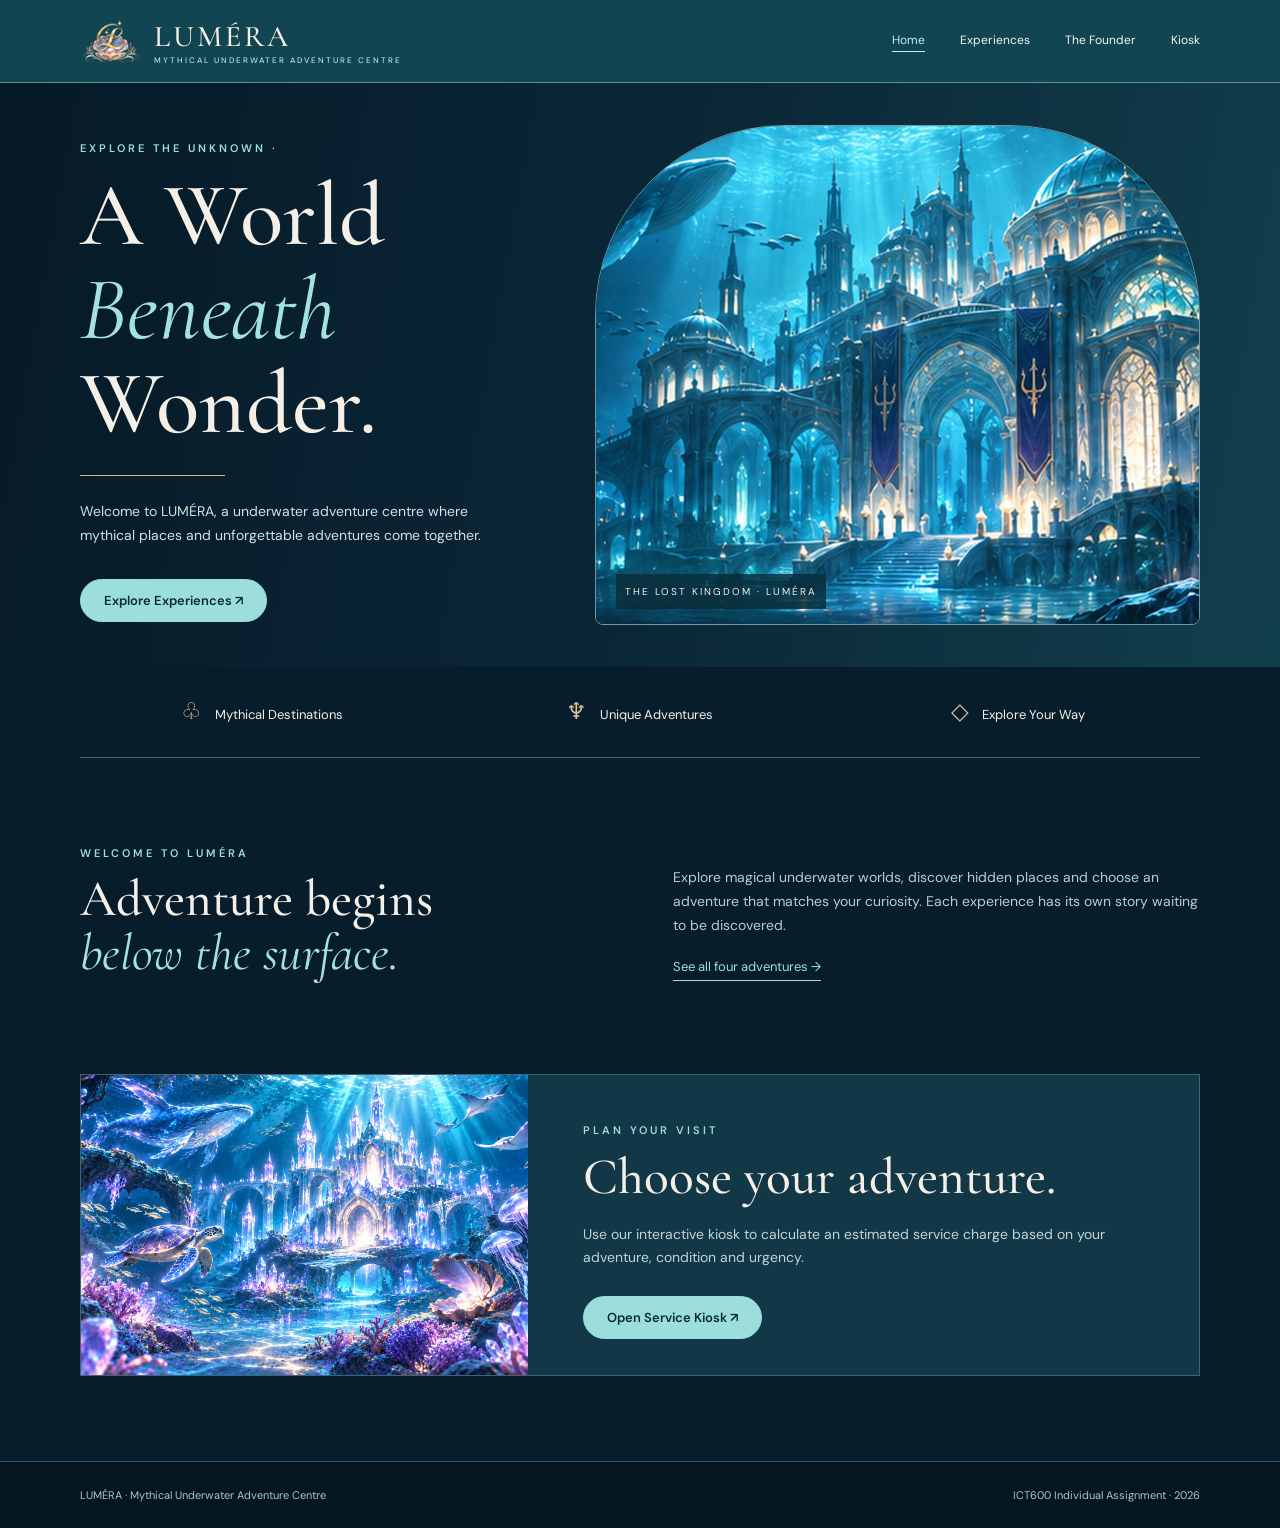
<file: index.html>
<!DOCTYPE html>
<html lang="en">

<head>
    <meta charset="UTF-8">
    <meta name="viewport" content="width=device-width, initial-scale=1.0">
    <title>Home | LUMÉRA</title>
    <link rel="stylesheet" href="css/style.css">
    <link rel="icon" type="image/png" href="images/lumera-logo.png">
</head>

<body>
    <header class="navbar">
        <div class="container nav-inner"><a class="brand" href="index.html"><img class="brand-logo"
                    src="images/lumera-logo.png" alt="LUMÉRA pearl monogram logo"><span>LUMÉRA<small>MYTHICAL UNDERWATER
                        ADVENTURE CENTRE</small></span></a><button class="menu-button" id="menuButton"
                aria-label="Toggle menu">☰</button>
            <nav id="navLinks"><a href="index.html" class="active">Home</a><a href="experiences.html"
                    class="">Experiences</a><a href="about.html" class="">The Founder</a><a href="kiosk.html"
                    class="">Kiosk</a></nav>
        </div>
    </header>
    <main>
        <section class="home-hero">
            <div class="container hero-grid">
                <div class="hero-text">
                    <p class="eyebrow">EXPLORE THE UNKNOWN ·</p>
                    <h1>A World<br><em>Beneath</em><br>Wonder.</h1>
                    <div class="gold-line"></div>
                    <p>Welcome to LUMÉRA, a underwater adventure centre where mythical places and
                        unforgettable adventures come together.</p><a href="experiences.html" class="btn">Explore
                        Experiences ↗</a>
                </div>
                <div class="hero-picture"><img src="images/palace.jpg" alt="Mythical underwater palace"><span
                        class="picture-caption">THE LOST KINGDOM · LUMÉRA</span></div>
            </div>
        </section>
        <section class="container feature-strip">
            <div><span>♧</span> Mythical Destinations</div>
            <div><span>♆</span> Unique Adventures</div>
            <div><span>◇</span> Explore Your Way</div>
        </section>
        <section class="container welcome">
            <div>
                <p class="eyebrow">WELCOME TO LUMÉRA</p>
                <h2>Adventure begins<br><em>below the surface.</em></h2>
            </div>
            <div>
                <p>Explore magical underwater worlds, discover hidden places and choose an adventure that matches your
                    curiosity. Each experience has its own story waiting to be discovered.</p><a href="experiences.html"
                    class="text-link">See all four adventures →</a>
            </div>
        </section>
        <section class="container home-cta"><img src="images/dreamy.png" alt="Glowing crystal underwater cave">
            <div>
                <p class="eyebrow">PLAN YOUR VISIT</p>
                <h2>Choose your adventure.</h2>
                <p>Use our interactive kiosk to calculate an estimated service charge based on your adventure, condition
                    and urgency.</p><a href="kiosk.html" class="btn">Open Service Kiosk ↗</a>
            </div>
        </section>
    </main>
    <footer>
        <div class="container footer-inner"><span> LUMÉRA · Mythical Underwater Adventure Centre</span><span>ICT600
                Individual Assignment · 2026</span></div>
    </footer>
    <script src="js/script.js"></script>
</body>

</html>
</file>
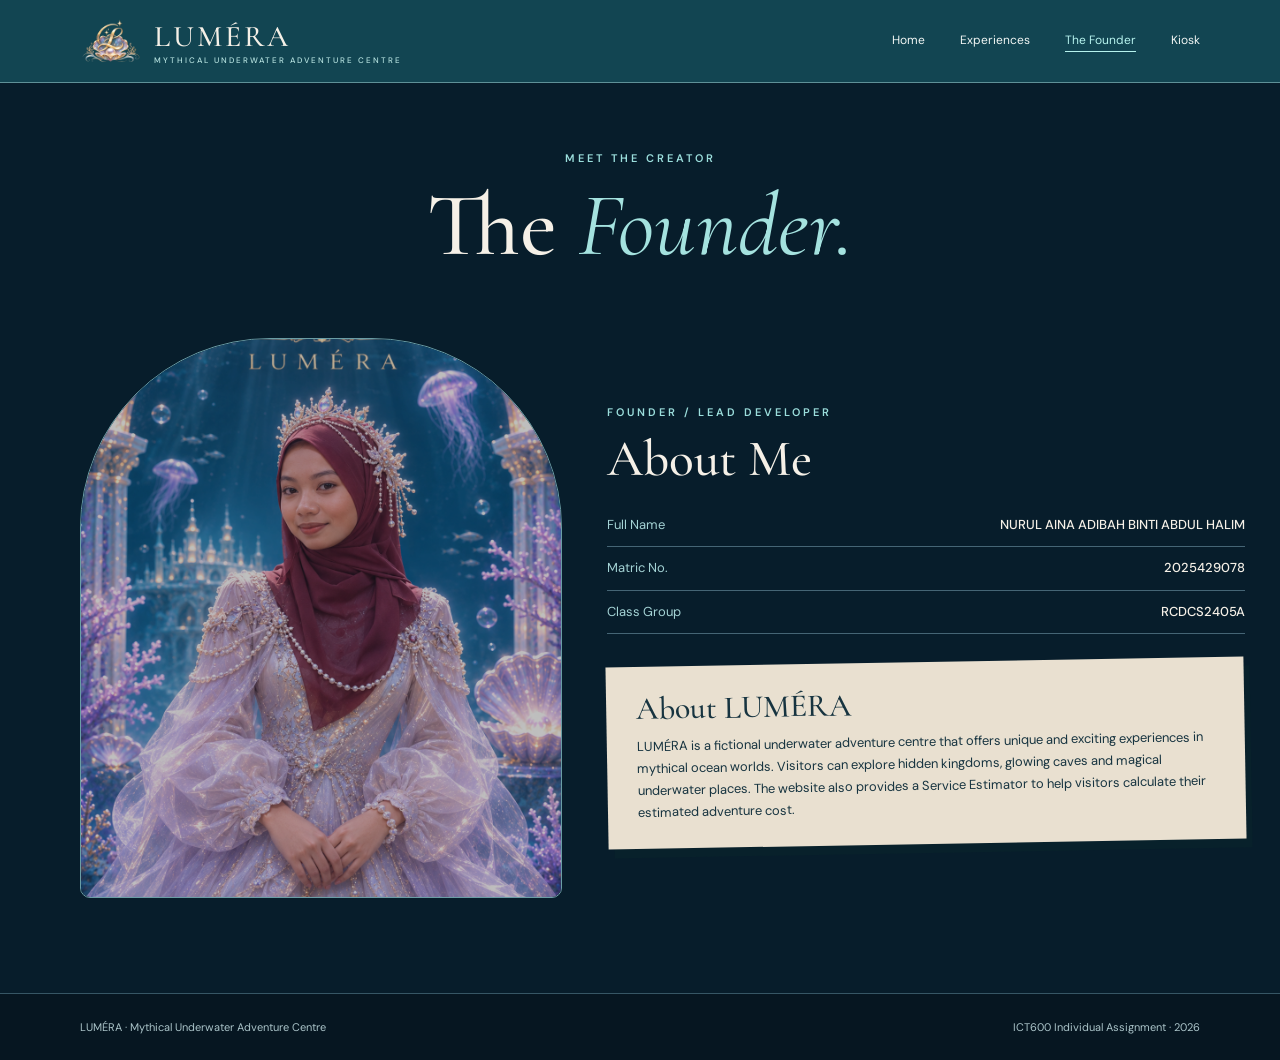
<file: about.html>
<!DOCTYPE html>
<html lang="en">

<head>
    <meta charset="UTF-8">
    <meta name="viewport" content="width=device-width, initial-scale=1.0">
    <title>The Founder | LUMÉRA</title>
    <link rel="stylesheet" href="css/style.css">
    <link rel="icon" type="image/png" href="assets/lumera-logo.png">
</head>

<body>
    <header class="navbar">
        <div class="container nav-inner"><a class="brand" href="index.html"><img class="brand-logo"
                    src="images/lumera-logo.png" alt="LUMÉRA pearl monogram logo"><span>LUMÉRA<small>MYTHICAL UNDERWATER
                        ADVENTURE CENTRE</small></span></a><button class="menu-button" id="menuButton"
                aria-label="Toggle menu">☰</button>
            <nav id="navLinks"><a href="index.html" class="">Home</a><a href="experiences.html"
                    class="">Experiences</a><a href="about.html" class="active">The Founder</a><a href="kiosk.html"
                    class="">Kiosk</a></nav>
        </div>
    </header>
    <main>
        <section class="page-title container">
            <p class="eyebrow">MEET THE CREATOR</p>
            <h1>The <em>Founder.</em></h1>
        </section>
        <section class="container founder-layout">
            <div class="founder-photo">
                <img src="images/ainaa.png" alt="Founder of LUMÉRA">
            </div>
            <div class="founder-details">
                <p class="eyebrow">FOUNDER / LEAD DEVELOPER</p>
                <h2>About Me</h2>
                <div class="detail"><span>Full Name</span><strong>NURUL AINA ADIBAH BINTI ABDUL HALIM</strong></div>
                <div class="detail"><span>Matric No.</span><strong>2025429078</strong></div>
                <div class="detail"><span>Class Group</span><strong>RCDCS2405A</strong></div>
                <div class="paper">
                    <h3>About LUMÉRA</h3>
                    <p>LUMÉRA is a fictional underwater adventure centre that offers unique and exciting experiences in
                        mythical ocean worlds. Visitors can explore hidden kingdoms, glowing caves and magical
                        underwater places. The website also provides a Service Estimator to help visitors calculate
                        their estimated adventure cost.</p>
                </div>
            </div>
        </section>
    </main>
    <footer>
        <div class="container footer-inner"><span> LUMÉRA · Mythical Underwater Adventure Centre</span><span>ICT600
                Individual Assignment · 2026</span></div>
    </footer>
    <script src="js/script.js"></script>
</body>

</html>
</file>
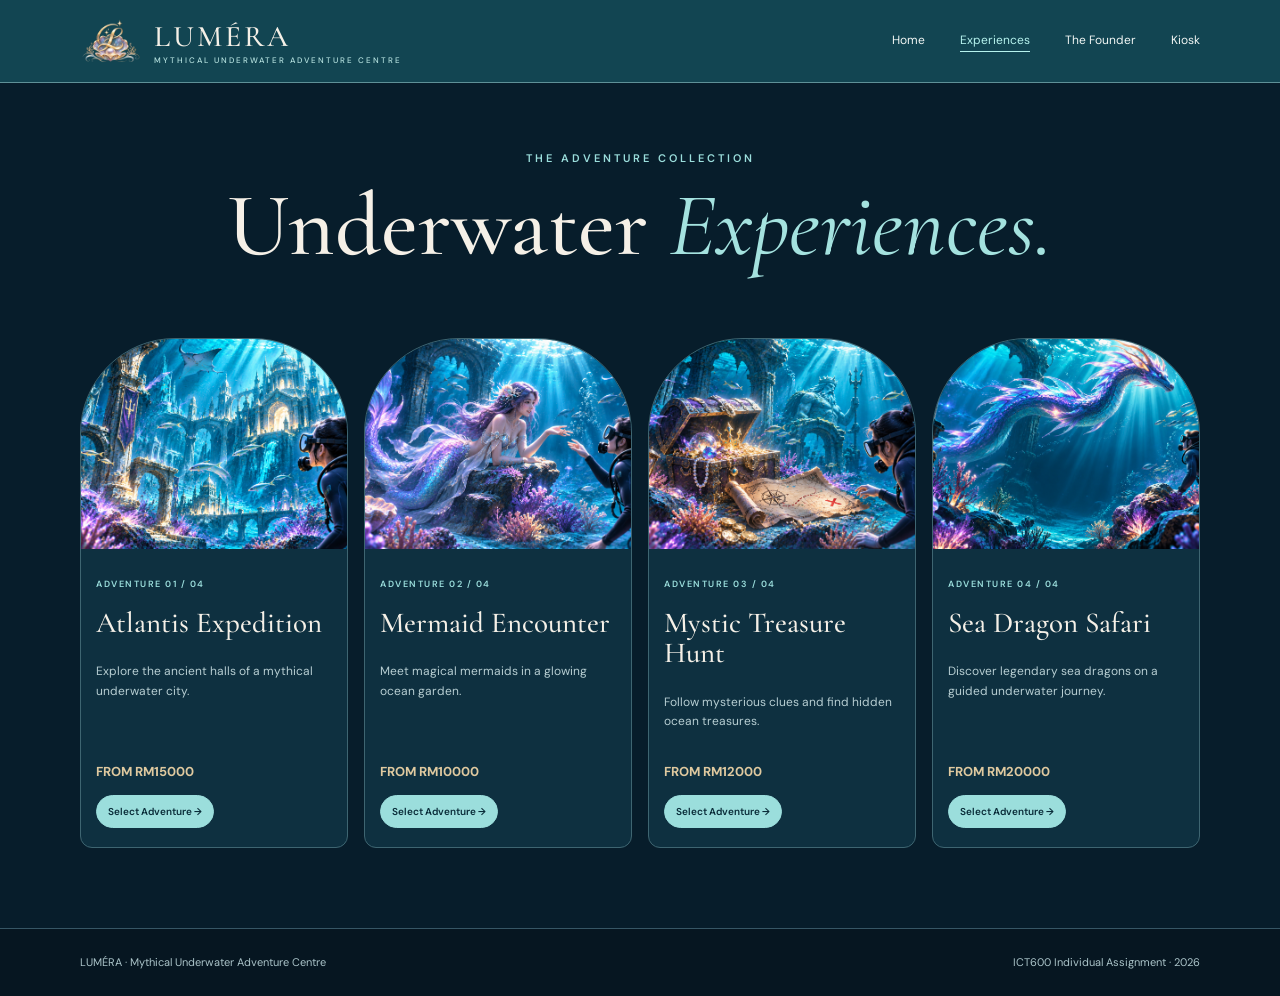
<file: experiences.html>
<!DOCTYPE html>
<html lang="en">

<head>
    <meta charset="UTF-8">
    <meta name="viewport" content="width=device-width, initial-scale=1.0">
    <title>Experiences | LUMÉRA</title>
    <link rel="stylesheet" href="css/style.css">
    <link rel="icon" type="image/png" href="images/lumera-logo.png">
</head>

<body>
    <header class="navbar">
        <div class="container nav-inner"><a class="brand" href="index.html"><img class="brand-logo"
                    src="images/lumera-logo.png" alt="LUMÉRA pearl monogram logo"><span>LUMÉRA<small>MYTHICAL UNDERWATER
                        ADVENTURE CENTRE</small></span></a><button class="menu-button" id="menuButton"
                aria-label="Toggle menu">☰</button>
            <nav id="navLinks"><a href="index.html" class="">Home</a><a href="experiences.html"
                    class="active">Experiences</a><a href="about.html" class="">The Founder</a><a href="kiosk.html"
                    class="">Kiosk</a></nav>
        </div>
    </header>
    <main>
        <section class="page-title container">
            <p class="eyebrow">THE ADVENTURE COLLECTION</p>
            <h1>Underwater <em>Experiences.</em></h1>
        
        </section>
        <section class="container experience-list">
            <article class="experience-row">
                <div class="experience-photo"><img src="images/atlantis2.png" alt="Atlantis Expedition"></div>
                <div class="experience-info">
                    <p class="eyebrow">ADVENTURE 01 / 04</p>
                    <h2>Atlantis Expedition</h2>
                    <p>Explore the ancient halls of a mythical underwater city.</p>
                    <div class="experience-bottom">
                        <strong>FROM RM15000</strong>
                        <a href="kiosk.html?service=atlantis" class="btn small-btn">Select Adventure →</a>
                    </div>
                </div>
            </article>
            <article class="experience-row">
                <div class="experience-photo"><img src="images/mermaid2.png" alt="Mermaid Encounter"></div>
                <div class="experience-info">
                    <p class="eyebrow">ADVENTURE 02 / 04</p>
                    <h2>Mermaid Encounter</h2>
                    <p>Meet magical mermaids in a glowing ocean garden.</p>
                    <div class="experience-bottom">
                        <strong>FROM RM10000</strong>
                        <a href="kiosk.html?service=mermaid" class="btn small-btn">Select Adventure →</a>
                    </div>
                </div>
            </article>
            <article class="experience-row">
                <div class="experience-photo"><img src="images/treasure.png" alt="Mystic Treasure Hunt"></div>
                <div class="experience-info">
                    <p class="eyebrow">ADVENTURE 03 / 04</p>
                    <h2>Mystic Treasure Hunt</h2>
                    <p>Follow mysterious clues and find hidden ocean treasures.</p>
                    <div class="experience-bottom">
                        <strong>FROM RM12000</strong>
                        <a href="kiosk.html?service=treasure" class="btn small-btn">Select Adventure →</a>
                    </div>
                </div>
            </article>
            <article class="experience-row">
                <div class="experience-photo"><img src="images/dragon.png" alt="Sea Dragon Safari"></div>
                <div class="experience-info">
                    <p class="eyebrow">ADVENTURE 04 / 04</p>
                    <h2>Sea Dragon Safari</h2>
                    <p>Discover legendary sea dragons on a guided underwater journey.</p>
                    <div class="experience-bottom">
                        <strong>FROM RM20000</strong>
                        <a href="kiosk.html?service=dragon" class="btn small-btn">Select Adventure →</a>
                    </div>
                </div>
            </article>
        </section>
    </main>
    <footer>
        <div class="container footer-inner"><span> LUMÉRA · Mythical Underwater Adventure Centre</span><span>ICT600
                Individual Assignment · 2026</span></div>
    </footer>
    <script src="js/script.js"></script>
</body>

</html>
</file>
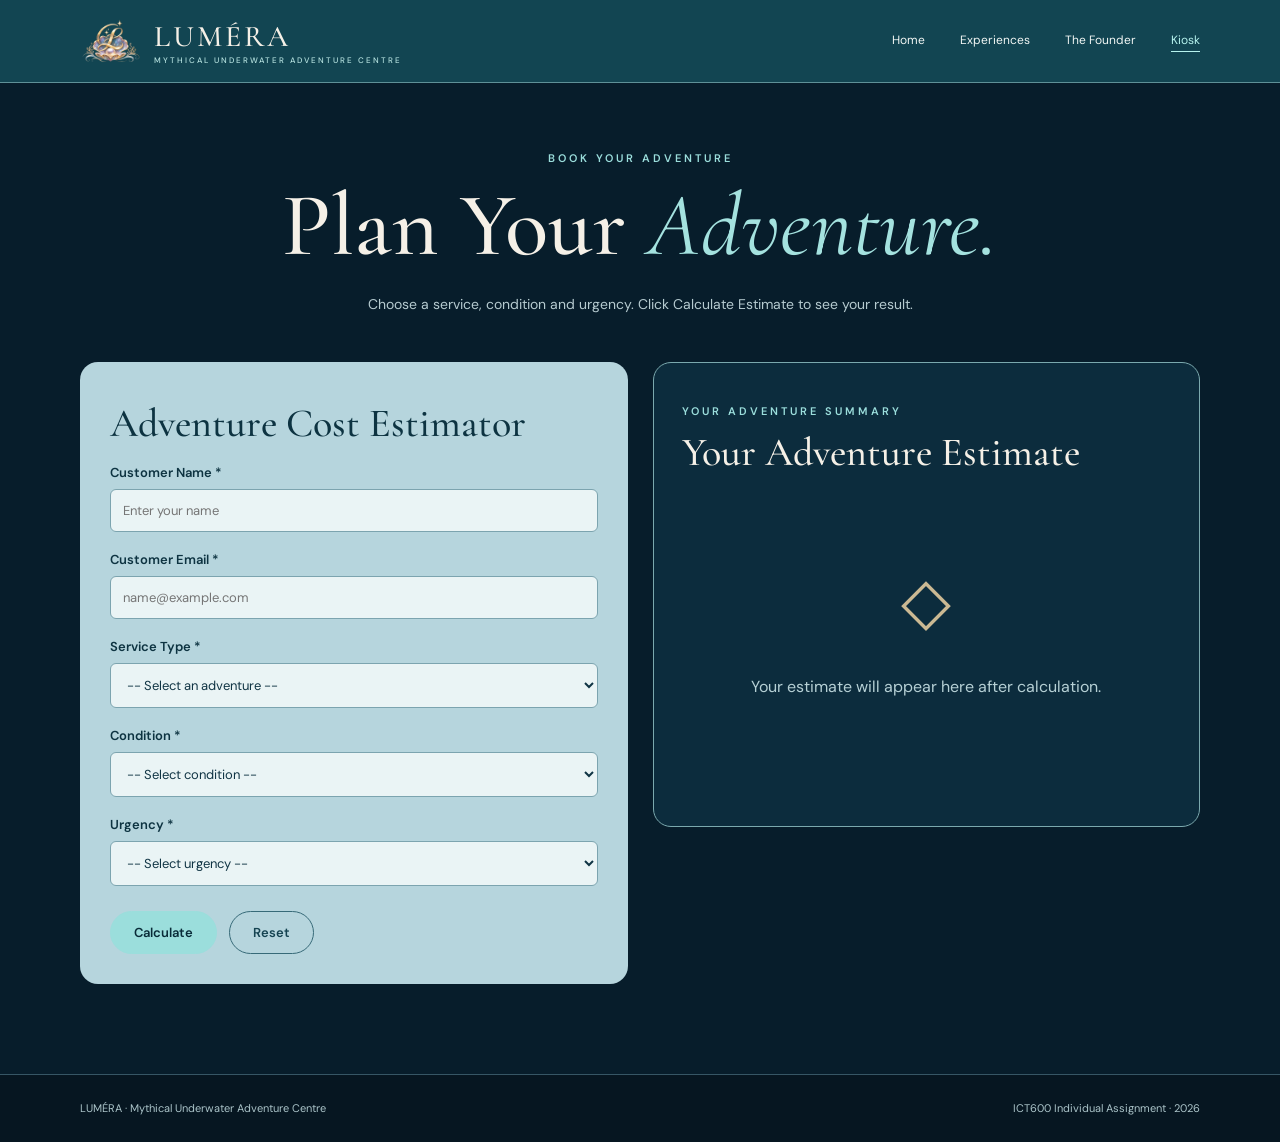
<file: function.html>
<!DOCTYPE html>
<html lang="en">

<head>
    <meta charset="UTF-8">
    <meta name="viewport" content="width=device-width, initial-scale=1.0">
    <title>Service Kiosk | LUMÉRA</title>

    <link rel="stylesheet" href="css/style.css">
    <link rel="icon" type="image/png" href="images/lumera-logo.png">
</head>

<body>

    <!-- Navigation Bar -->
    <header class="navbar">
        <div class="container nav-inner">

            <a class="brand" href="index.html">
                <img class="brand-logo"
                    src="images/lumera-logo.png"
                    alt="LUMÉRA pearl monogram logo">

                <span>
                    LUMÉRA
                    <small>MYTHICAL UNDERWATER ADVENTURE CENTRE</small>
                </span>
            </a>

            <button class="menu-button" id="menuButton"
                aria-label="Toggle menu">☰</button>

            <nav id="navLinks">
                <a href="index.html">Home</a>
                <a href="experiences.html">Experiences</a>
                <a href="about.html">The Founder</a>
                <a href="function.html" class="active">Kiosk</a>
            </nav>

        </div>
    </header>

    <main>

        <!-- Page Title -->
        <section class="page-title container">
            <p class="eyebrow">BOOK YOUR ADVENTURE</p>

            <h1>Plan Your <em>Adventure.</em></h1>

            <p>
                Choose a service, condition and urgency.
                Click Calculate Estimate to see your result.
            </p>
        </section>

        <!-- Kiosk Section -->
        <section class="container kiosk-grid">

            <!-- Form -->
            <div class="form-card">

                <h2>Adventure Cost Estimator</h2>

                <form id="estimateForm" novalidate>

                    <label for="customerName">Customer Name *</label>
                    <input type="text" id="customerName"
                        placeholder="Enter your name" required>
                    <span class="error-message" id="nameError" aria-live="polite"></span>

                    <label for="customerEmail">Customer Email *</label>
                    <input type="email" id="customerEmail"
                        placeholder="name@example.com" required>
                    <span class="error-message" id="emailError" aria-live="polite"></span>

                    <label for="service">Service Type *</label>
                    <select id="service" required>
                        <option value="">-- Select an adventure --</option>
                        <option value="atlantis">
                            Atlantis Expedition — RM150
                        </option>
                        <option value="mermaid">
                            Mermaid Encounter — RM100
                        </option>
                        <option value="treasure">
                            Mystic Treasure Hunt — RM120
                        </option>
                        <option value="dragon">
                            Sea Dragon Safari — RM200
                        </option>
                    </select>
                    <span class="error-message" id="serviceError" aria-live="polite"></span>

                    <label for="condition">Condition *</label>
                    <select id="condition" required>
                        <option value="">-- Select condition --</option>
                        <option value="normal">Normal (+RM0)</option>
                        <option value="challenging">Challenging (+RM30)</option>
                        <option value="extreme">Extreme (+RM60)</option>
                    </select>
                    <span class="error-message" id="conditionError" aria-live="polite"></span>

                    <label for="urgency">Urgency *</label>
                    <select id="urgency" required>
                        <option value="">-- Select urgency --</option>
                        <option value="standard">Standard (+RM0)</option>
                        <option value="priority">Priority (+RM20)</option>
                        <option value="express">Express (+RM40)</option>
                    </select>
                    <span class="error-message" id="urgencyError" aria-live="polite"></span>

                    <!-- Form Buttons -->
                    <div class="form-buttons">
                        <button type="submit" class="btn">
                            Calculate
                        </button>

                        <button type="reset" class="btn reset-btn">
                            Reset
                        </button>
                    </div>

                </form>
            </div>

            <!-- Estimate Result -->
            <div class="result-card">

                <p class="eyebrow">YOUR ADVENTURE SUMMARY</p>
                <h2>Your Adventure Estimate</h2>

                <!-- Before Calculation -->
                <div id="emptyResult" class="empty-result">
                    <span>◇</span>
                    <p>
                        Your estimate will appear here
                        after calculation.
                    </p>
                </div>

                <!-- After Calculation -->
                <div id="result" class="result" hidden>

                    <!-- Customer Details -->
                    <p>
                        <span>Customer</span>
                        <strong id="resultName"></strong>
                    </p>

                    <p>
                        <span>Email</span>
                        <strong id="resultEmail"></strong>
                    </p>

                    <!-- Service Name + Base Price -->
                    <p>
                        <span id="resultService"></span>
                        <strong id="resultBase"></strong>
                    </p>

                    <!-- Condition + Fee -->
                    <p>
                        <span>
                            Condition Fee
                            (<span id="resultCondition"></span>)
                        </span>
                        <strong id="resultConditionFee"></strong>
                    </p>

                    <!-- Urgency + Fee -->
                    <p>
                        <span>
                            Urgency Fee
                            (<span id="resultUrgency"></span>)
                        </span>
                        <strong id="resultUrgencyFee"></strong>
                    </p>

                    <!-- Final Total -->
                    <div class="final-total">
                        <span>Final Estimated Amount</span>
                        <strong id="resultTotal"></strong>
                    </div>

                </div>

            </div>

        </section>

    </main>

    <!-- Footer -->
    <footer>
        <div class="container footer-inner">
            <span>
                LUMÉRA · Mythical Underwater Adventure Centre
            </span>
            <span>
                ICT600 Individual Assignment · 2026
            </span>
        </div>
    </footer>

    <script src="js/script.js"></script>

</body>
</html>
</file>
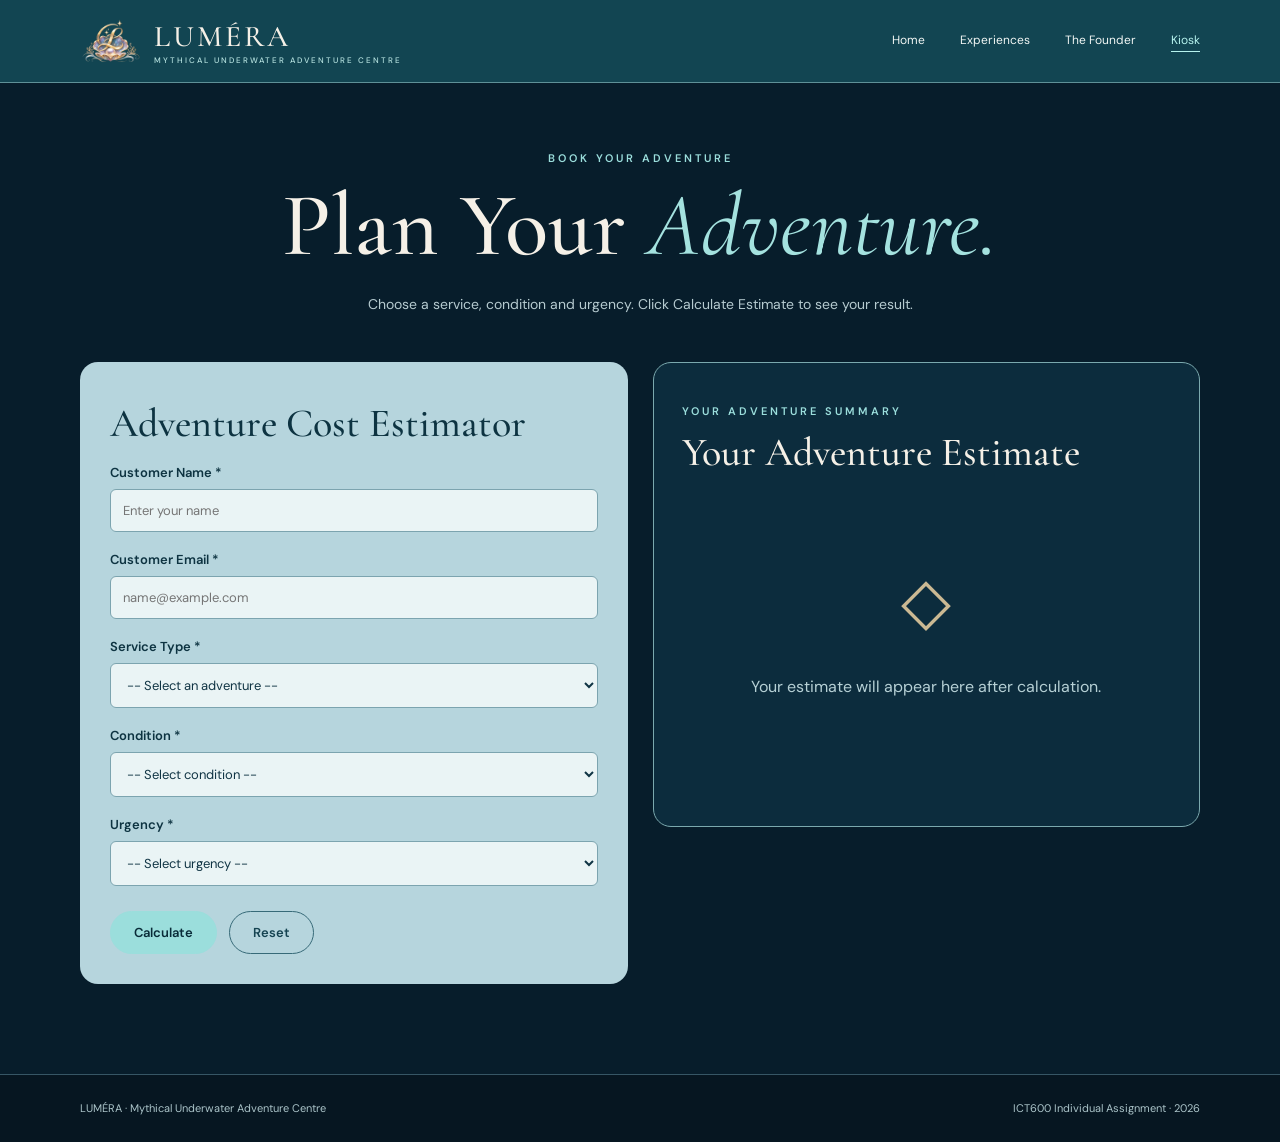
<file: kiosk.html>
<!DOCTYPE html>
<html lang="en">

<head>
    <meta charset="UTF-8">
    <meta name="viewport" content="width=device-width, initial-scale=1.0">
    <title>Service Kiosk | LUMÉRA</title>

    <link rel="stylesheet" href="css/style.css">
    <link rel="icon" type="image/png" href="images/lumera-logo.png">
</head>

<body>

    <!-- Navigation Bar -->
    <header class="navbar">
        <div class="container nav-inner">

            <a class="brand" href="index.html">
                <img class="brand-logo"
                    src="images/lumera-logo.png"
                    alt="LUMÉRA pearl monogram logo">

                <span>
                    LUMÉRA
                    <small>MYTHICAL UNDERWATER ADVENTURE CENTRE</small>
                </span>
            </a>

            <button class="menu-button" id="menuButton"
                aria-label="Toggle menu">☰</button>

            <nav id="navLinks">
                <a href="index.html">Home</a>
                <a href="experiences.html">Experiences</a>
                <a href="about.html">The Founder</a>
                <a href="kiosk.html" class="active">Kiosk</a>
            </nav>

        </div>
    </header>

    <main>

        <!-- Page Title -->
        <section class="page-title container">
            <p class="eyebrow">BOOK YOUR ADVENTURE</p>

            <h1>Plan Your <em>Adventure.</em></h1>

            <p>
                Choose a service, condition and urgency.
                Click Calculate Estimate to see your result.
            </p>
        </section>

        <!-- Kiosk Section -->
        <section class="container kiosk-grid">

            <!-- Form -->
            <div class="form-card">

                <h2>Adventure Cost Estimator</h2>

                <form id="estimateForm" novalidate>

                    <label for="customerName">Customer Name *</label>
                    <input type="text" id="customerName"
                        placeholder="Enter your name" required>
                    <span class="error-message" id="nameError" aria-live="polite"></span>

                    <label for="customerEmail">Customer Email *</label>
                    <input type="email" id="customerEmail"
                        placeholder="name@example.com" required>
                    <span class="error-message" id="emailError" aria-live="polite"></span>

                    <label for="service">Service Type *</label>
                    <select id="service" required>
                        <option value="">-- Select an adventure --</option>
                        <option value="atlantis">
                            Atlantis Expedition — RM15000
                        </option>
                        <option value="mermaid">
                            Mermaid Encounter — RM10000
                        </option>
                        <option value="treasure">
                            Mystic Treasure Hunt — RM12000
                        </option>
                        <option value="dragon">
                            Sea Dragon Safari — RM20000
                        </option>
                    </select>
                    <span class="error-message" id="serviceError" aria-live="polite"></span>

                    <label for="condition">Condition *</label>
                    <select id="condition" required>
                        <option value="">-- Select condition --</option>
                        <option value="normal">Normal (+RM0)</option>
                        <option value="challenging">Challenging (+RM700)</option>
                        <option value="extreme">Extreme (+RM1500)</option>
                    </select>
                    <span class="error-message" id="conditionError" aria-live="polite"></span>

                    <label for="urgency">Urgency *</label>
                    <select id="urgency" required>
                        <option value="">-- Select urgency --</option>
                        <option value="standard">Standard (+RM0)</option>
                        <option value="priority">Priority (+RM300)</option>
                        <option value="express">Express (+RM700)</option>
                    </select>
                    <span class="error-message" id="urgencyError" aria-live="polite"></span>

                    <!-- Form Buttons -->
                    <div class="form-buttons">
                        <button type="submit" class="btn">
                            Calculate
                        </button>

                        <button type="reset" class="btn reset-btn">
                            Reset
                        </button>
                    </div>

                </form>
            </div>

            <!-- Estimate Result -->
            <div class="result-card">

                <p class="eyebrow">YOUR ADVENTURE SUMMARY</p>
                <h2>Your Adventure Estimate</h2>

                <!-- Before Calculation -->
                <div id="emptyResult" class="empty-result">
                    <span>◇</span>
                    <p>
                        Your estimate will appear here
                        after calculation.
                    </p>
                </div>

                <!-- After Calculation -->
                <div id="result" class="result" hidden>

                    <!-- Customer Details -->
                    <p>
                        <span>Customer</span>
                        <strong id="resultName"></strong>
                    </p>

                    <p>
                        <span>Email</span>
                        <strong id="resultEmail"></strong>
                    </p>

                    <!-- Service Name + Base Price -->
                    <p>
                        <span id="resultService"></span>
                        <strong id="resultBase"></strong>
                    </p>

                    <!-- Condition + Fee -->
                    <p>
                        <span>
                            Condition Fee
                            (<span id="resultCondition"></span>)
                        </span>
                        <strong id="resultConditionFee"></strong>
                    </p>

                    <!-- Urgency + Fee -->
                    <p>
                        <span>
                            Urgency Fee
                            (<span id="resultUrgency"></span>)
                        </span>
                        <strong id="resultUrgencyFee"></strong>
                    </p>

                    <!-- Final Total -->
                    <div class="final-total">
                        <span>Final Estimated Amount</span>
                        <strong id="resultTotal"></strong>
                    </div>

                </div>

            </div>

        </section>

    </main>

    <!-- Footer -->
    <footer>
        <div class="container footer-inner">
            <span>
                LUMÉRA · Mythical Underwater Adventure Centre
            </span>
            <span>
                ICT600 Individual Assignment · 2026
            </span>
        </div>
    </footer>

    <script src="js/script.js"></script>

</body>
</html>
</file>
<file: css/style.css>
@import url('https://fonts.googleapis.com/css2?family=Cormorant+Garamond:wght@400;500;600&family=DM+Sans:wght@400;500;600&display=swap');

/* General website style */
* {
    box-sizing: border-box
}

body {
    margin: 0;
    background: #071d2b;
    color: #f5f0e7;
    font-family: 'DM Sans', Arial, sans-serif;
    line-height: 1.7
}

a {
    text-decoration: none;
    color: inherit
}

img {
    max-width: 100%;
    display: block
}

.container {
    width: 90%;
    max-width: 1120px;
    margin: auto
}

h1,
h2,
h3 {
    font-family: 'Cormorant Garamond', Georgia, serif;
    font-weight: 500;
    line-height: 1.05
}

h1 {
    font-size: clamp(55px, 7vw, 92px);
    margin: 10px 0 20px
}

h2 {
    font-size: clamp(38px, 4vw, 58px);
    margin: 10px 0 18px
}

h3 {
    font-size: 32px;
    margin: 0 0 10px
}

em {
    font-weight: 400;
    color: #a4e2df
}

.eyebrow {
    color: #9bdedc;
    letter-spacing: 3px;
    font-size: 11px;
    font-weight: 600
}

.btn {
    display: inline-block;
    background: #9bdedc;
    color: #092b38;
    padding: 12px 23px;
    border: 1px solid #9bdedc;
    border-radius: 25px;
    font: 600 13px 'DM Sans', Arial;
    cursor: pointer
}

.btn:hover {
    background: #c2f2ed
}

.text-link {
    color: #9bdedc;
    font-size: 13px;
    border-bottom: 1px solid #9bdedc;
    padding-bottom: 5px
}

.hint {
    font-size: 12px;
    color: #a8c4c9
}

/* Navigation bar */
.navbar {
    background: #124552;
    border-bottom: 1px solid #5f9198;
    position: sticky;
    top: 0;
    z-index: 10
}

.nav-inner {
    display: flex;
    align-items: center;
    justify-content: space-between;
    min-height: 82px
}

.brand {
    display: flex;
    align-items: center;
    gap: 12px;
    font: 500 30px 'Cormorant Garamond', Georgia, serif;
    letter-spacing: 3px
}

.brand small {
    display: block;
    font: 500 8px 'DM Sans', Arial;
    letter-spacing: 2px;
    color: #b5e1df
}

.symbol {
    font-size: 38px;
    color: #dbc8a0
}

.navbar nav {
    display: flex;
    gap: 35px
}

.navbar nav a {
    font-size: 12px;
    color: #f1f6f4
}

.navbar nav a:hover,
.navbar nav a.active {
    color: #b6f3ee;
    border-bottom: 1px solid #b6f3ee
}

.menu-button {
    display: none;
    background: none;
    border: 1px solid #a6d3d2;
    color: white;
    padding: 7px 12px
}

/* Home page */
.home-hero {
    background: linear-gradient(100deg, #061927 0%, #0b2838 55%, #123f4c 100%)
}

.hero-grid {
    display: grid;
    grid-template-columns: 46% 54%;
    align-items: center;
    min-height: 550px
}

.hero-text {
    padding: 45px 28px 45px 0
}

.hero-text h1 {
    font-size: clamp(65px, 7vw, 105px)
}

.hero-text p:not(.eyebrow) {
    max-width: 410px;
    color: #d1e1e1;
    font-size: 14px
}

.hero-text .btn {
    margin-top: 18px
}

.gold-line {
    width: 145px;
    height: 1px;
    background: #d5b98c;
    margin: 24px 0
}

.hero-picture {
    position: relative;
    height: 500px;
    overflow: hidden;
    border-radius: 190px 190px 8px 8px;
    border: 1px solid #6c9aa1
}

.hero-picture img {
    height: 100%;
    width: 100%;
    object-fit: cover
}

.picture-caption {
    position: absolute;
    bottom: 15px;
    left: 20px;
    font-size: 10px;
    letter-spacing: 2px;
    background: #092b38cc;
    padding: 9px
}

.feature-strip {
    display: grid;
    grid-template-columns: repeat(3, 1fr);
    gap: 15px;
    padding: 25px 0;
    border-bottom: 1px solid #3e6571;
    text-align: center
}

.feature-strip div {
    font-size: 13px
}

.feature-strip span {
    font-size: 23px;
    color: #d8c29a;
    padding-right: 10px
}

.welcome {
    display: grid;
    grid-template-columns: 1fr 1fr;
    gap: 65px;
    align-items: center;
    padding-top: 75px;
    padding-bottom: 75px
}

.welcome p:not(.eyebrow) {
    color: #b6ced2;
    font-size: 14px
}

.home-cta {
    display: grid;
    grid-template-columns: 40% 60%;
    align-items: center;
    background: #123747;
    margin-bottom: 85px;
    border: 1px solid #3b6671
}

.home-cta img {
    width: 100%;
    height: 300px;
    object-fit: cover
}

.home-cta>div {
    padding: 30px 55px
}

.home-cta p:not(.eyebrow) {
    color: #c0d5d7;
    font-size: 14px
}

.home-cta .btn {
    margin-top: 12px
}

/* Page headings and Experiences */
.page-title {
    text-align: center;
    padding: 55px 0 45px
}

.page-title>p:last-child {
    color: #b6cbd0;
    font-size: 14px;
    max-width: 620px;
    margin: 0 auto
}

.experience-list {
    padding-bottom: 80px
}

.experience-row {
    display: grid;
    grid-template-columns: 43% 57%;
    gap: 0;
    align-items: center;
    background: #0e3040;
    border: 1px solid #3e6571;
    margin-bottom: 25px;
    overflow: hidden;
    border-radius: 0 65px 0 0
}

.experience-row:nth-child(even) {
    grid-template-columns: 57% 43%
}

.experience-row:nth-child(even) .experience-photo {
    order: 2
}

.experience-row:nth-child(even) .experience-info {
    order: 1
}

.experience-photo img {
    width: 100%;
    height: 315px;
    object-fit: cover
}

.experience-info {
    padding: 28px 45px
}

.experience-info h2 {
    font-size: 45px
}

.experience-info>p:not(.eyebrow) {
    color: #b7ced2;
    font-size: 13px
}

.experience-bottom {
    display: flex;
    align-items: center;
    gap: 25px;
    margin-top: 20px
}

.experience-bottom strong {
    color: #dfc99f
}

.small-btn {
    font-size: 11px;
    padding: 10px 15px
}

/* Founder page */
.founder-layout {
    display: grid;
    grid-template-columns: 43% 57%;
    gap: 45px;
    padding-bottom: 95px;
    align-items: center
}

.founder-photo {
    height: 560px;
    position: relative;
    border: 1px solid #6a9da5;
    border-radius: 190px 190px 10px 10px;
    overflow: hidden
}

.founder-photo img {
    height: 100%;
    width: 100%;
    object-fit: cover;
    filter: brightness(.75)
}

.photo-note {
    position: absolute;
    bottom: 20px;
    left: 20px;
    background: #061d2bcc;
    padding: 9px;
    font-size: 10px;
    letter-spacing: 1px
}

.founder-details .detail {
    display: flex;
    justify-content: space-between;
    gap: 20px;
    border-bottom: 1px solid #456575;
    padding: 10px 0;
    font-size: 13px
}

.detail span {
    color: #a4d3d5
}

.detail strong {
    font-weight: 500
}

.paper {
    background: #e9e0d0;
    color: #173440;
    padding: 25px 30px;
    margin-top: 28px;
    transform: rotate(-1deg);
    box-shadow: 6px 9px 0 #08212b
}

.paper p {
    font-size: 13px;
    margin: 0
}

/* Kiosk page */
.kiosk-grid {
    display: grid;
    grid-template-columns: 1fr 1fr;
    gap: 25px;
    padding-bottom: 90px;
    align-items: start
}

.form-card {
    background: #b6d5dd;
    color: #0d3341;
    padding: 30px;
    border-radius: 18px
}

.form-card h2,
.result-card h2 {
    font-size: 40px
}

.form-card label {
    display: block;
    font-size: 13px;
    font-weight: 600;
    margin: 17px 0 5px
}

.form-card input,
.form-card select {
    display: block;
    width: 100%;
    padding: 12px;
    border: 1px solid #7ca4af;
    border-radius: 6px;
    background: #eaf4f5;
    color: #103444;
    font: 13px 'DM Sans', Arial
}

.form-buttons {
    display: flex;
    gap: 12px;
    flex-wrap: wrap;
    margin-top: 25px
}

.reset-btn {
    background: transparent;
    border-color: #376a78;
    color: #154351
}

.reset-btn:hover {
    background: #d9eeee
}

.result-card {
    border: 1px solid #7ba9ae;
    padding: 28px;
    min-height: 465px;
    background: #0c2c3d;
    border-radius: 18px
}

.result-card h2 {
    margin-bottom: 18px
}

.empty-result {
    text-align: center;
    padding: 55px 30px;
    color: #b6d0d5
}

.empty-result span {
    font-size: 65px;
    color: #cbb993
}

.result p {
    display: flex;
    justify-content: space-between;
    gap: 20px;
    border-bottom: 1px solid #355767;
    padding: 9px 0;
    font-size: 12px
}

.result p span {
    color: #abcbd1
}

.result p strong {
    text-align: right
}

.final-total {
    display: flex;
    justify-content: space-between;
    align-items: center;
    margin-top: 18px;
    gap: 15px
}

.final-total strong {
    font-size: 32px;
    color: #a4e2df
}

.result-card .hint {
    margin-top: 25px
}

footer {
    background: #061621;
    border-top: 1px solid #365665
}

.footer-inner {
    display: flex;
    justify-content: space-between;
    gap: 15px;
    padding: 24px 0;
    font-size: 11px;
    color: #abc4c9
}

@media(max-width:760px) {
    .menu-button {
        display: block
    }

    .navbar nav {
        display: none;
        position: absolute;
        top: 82px;
        left: 0;
        right: 0;
        background: #124552;
        padding: 20px;
        flex-direction: column;
        gap: 17px
    }

    .navbar nav.open {
        display: flex
    }

    .hero-grid,
    .welcome,
    .home-cta,
    .founder-layout,
    .kiosk-grid,
    .experience-row,
    .experience-row:nth-child(even) {
        grid-template-columns: 1fr
    }

    .hero-grid {
        padding: 35px 0
    }

    .hero-picture {
        height: 380px
    }

    .hero-text {
        padding: 20px 0
    }

    .feature-strip {
        grid-template-columns: 1fr;
        gap: 5px
    }

    .welcome {
        gap: 10px;
        padding-top: 50px;
        padding-bottom: 50px
    }

    .home-cta>div {
        padding: 25px
    }

    .experience-row:nth-child(even) .experience-photo,
    .experience-row:nth-child(even) .experience-info {
        order: initial
    }

    .experience-photo img {
        height: 230px
    }

    .experience-info {
        padding: 25px
    }

    .founder-photo {
        height: 400px
    }

    .founder-layout {
        gap: 25px
    }

    .footer-inner {
        flex-direction: column
    }

    .page-title {
        padding: 35px 0
    }
}

/* Pricing rules below the estimator */
.pricing-section {
    padding-bottom: 85px
}

.pricing-section>p:not(.eyebrow) {
    font-size: 13px;
    color: #b6ced2
}

.pricing-grid {
    display: grid;
    grid-template-columns: repeat(3, 1fr);
    gap: 18px;
    margin-top: 20px
}

.pricing-box {
    background: #0e3040;
    border: 1px solid #3e6571;
    padding: 23px;
    border-radius: 12px
}

.pricing-box h3 {
    font-size: 27px;
    color: #a4e2df
}

.pricing-box ul {
    padding-left: 19px;
    font-size: 12px;
    color: #d1e1e1;
    line-height: 2
}

.pricing-formula {
    padding: 18px 22px;
    background: #124552;
    border-radius: 8px;
    margin-top: 20px;
    color: #f5f0e7 !important
}

@media(max-width:760px) {
    .pricing-grid {
        grid-template-columns: 1fr
    }
}

/* LUMERA pearl monogram logo */
.brand-logo {
    width: 62px;
    height: 62px;
    object-fit: contain;
    flex-shrink: 0
}

@media(max-width:600px) {
    .brand-logo {
        width: 46px;
        height: 46px
    }

    .brand {
        gap: 7px
    }
}

/* Four adventure cards in one row */
.experience-list {
    display: grid;
    grid-template-columns: repeat(4, minmax(0, 1fr));
    gap: 16px
}

.experience-row,
.experience-row:nth-child(even) {
    display: flex;
    flex-direction: column;
    margin-bottom: 0;
    border-radius: 95px 95px 12px 12px;
    min-width: 0
}

.experience-row:nth-child(even) .experience-photo,
.experience-row:nth-child(even) .experience-info {
    order: initial
}

.experience-photo {
    width: 100%
}

.experience-photo img {
    width: 100%;
    height: 210px;
    object-fit: cover
}

.experience-info {
    padding: 19px 15px;
    display: flex;
    flex-direction: column;
    flex: 1;
    width: 100%
}

.experience-info h2 {
    font-size: 29px;
    margin: 7px 0 12px
}

.experience-info>p:not(.eyebrow) {
    font-size: 12px;
    line-height: 1.6
}

.experience-info .eyebrow {
    font-size: 9px;
    letter-spacing: 1.5px
}

.experience-bottom {
    display: flex;
    flex-direction: column;
    align-items: flex-start;
    gap: 12px;
    margin-top: auto;
    padding-top: 18px
}

.experience-bottom strong {
    font-size: 13px
}

.experience-bottom .btn {
    font-size: 10px;
    padding: 9px 11px
}

@media(max-width:900px) {
    .experience-list {
        grid-template-columns: repeat(2, minmax(0, 1fr))
    }
}

@media(max-width:480px) {
    .experience-list {
        grid-template-columns: 1fr
    }

    .experience-photo img {
        height: 250px
    }

    .experience-info h2 {
        font-size: 34px
    }
}


/* Highlight invalid form input */
.form-card input.input-error,
.form-card select.input-error {
    border: 2px solid #e74c3c;
    background-color: #fff5f5;
}

/* Error messages below the form fields */
.form-card .error-message {
    display: block;
    color: #ff647c;
    font-size: 12px;
    line-height: 1.5;
    margin-top: 5px;
    margin-bottom: 10px;
}
.form-card .error-message:empty {
    display: none;
}
</file>
